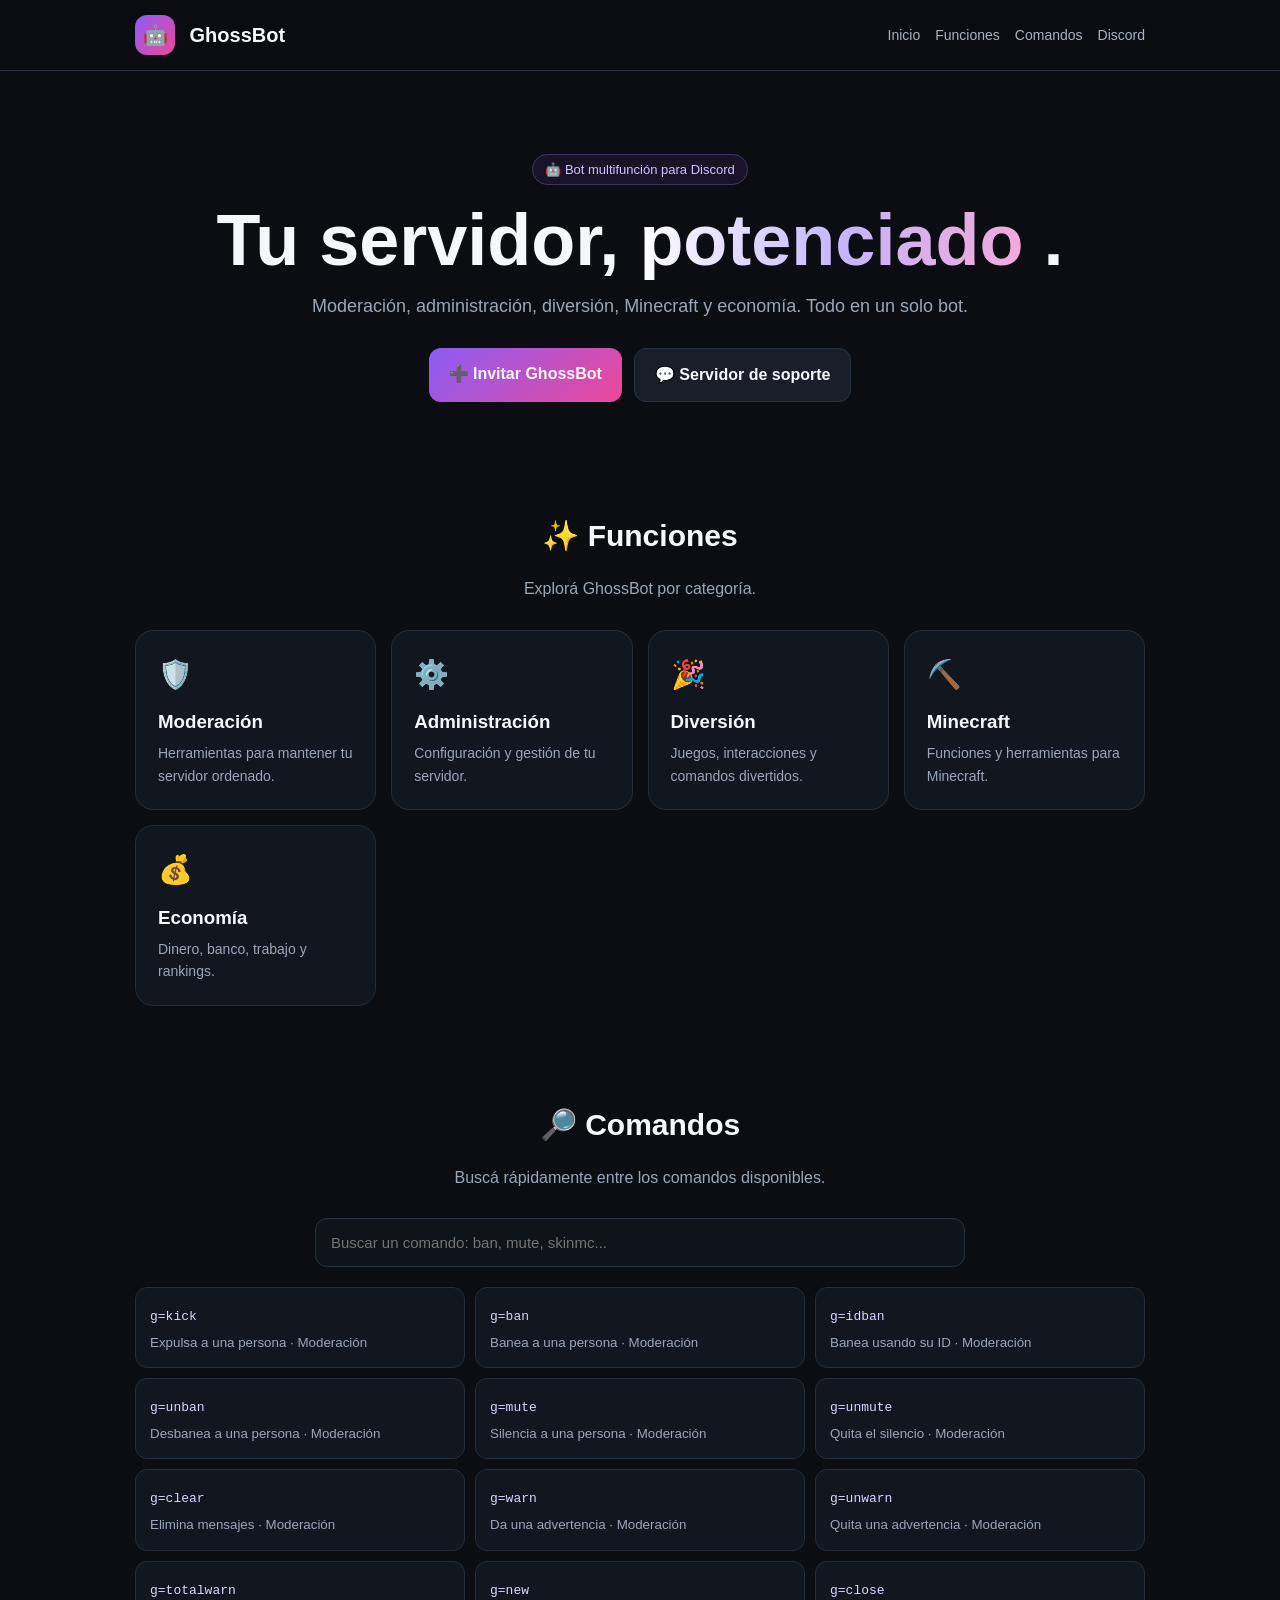
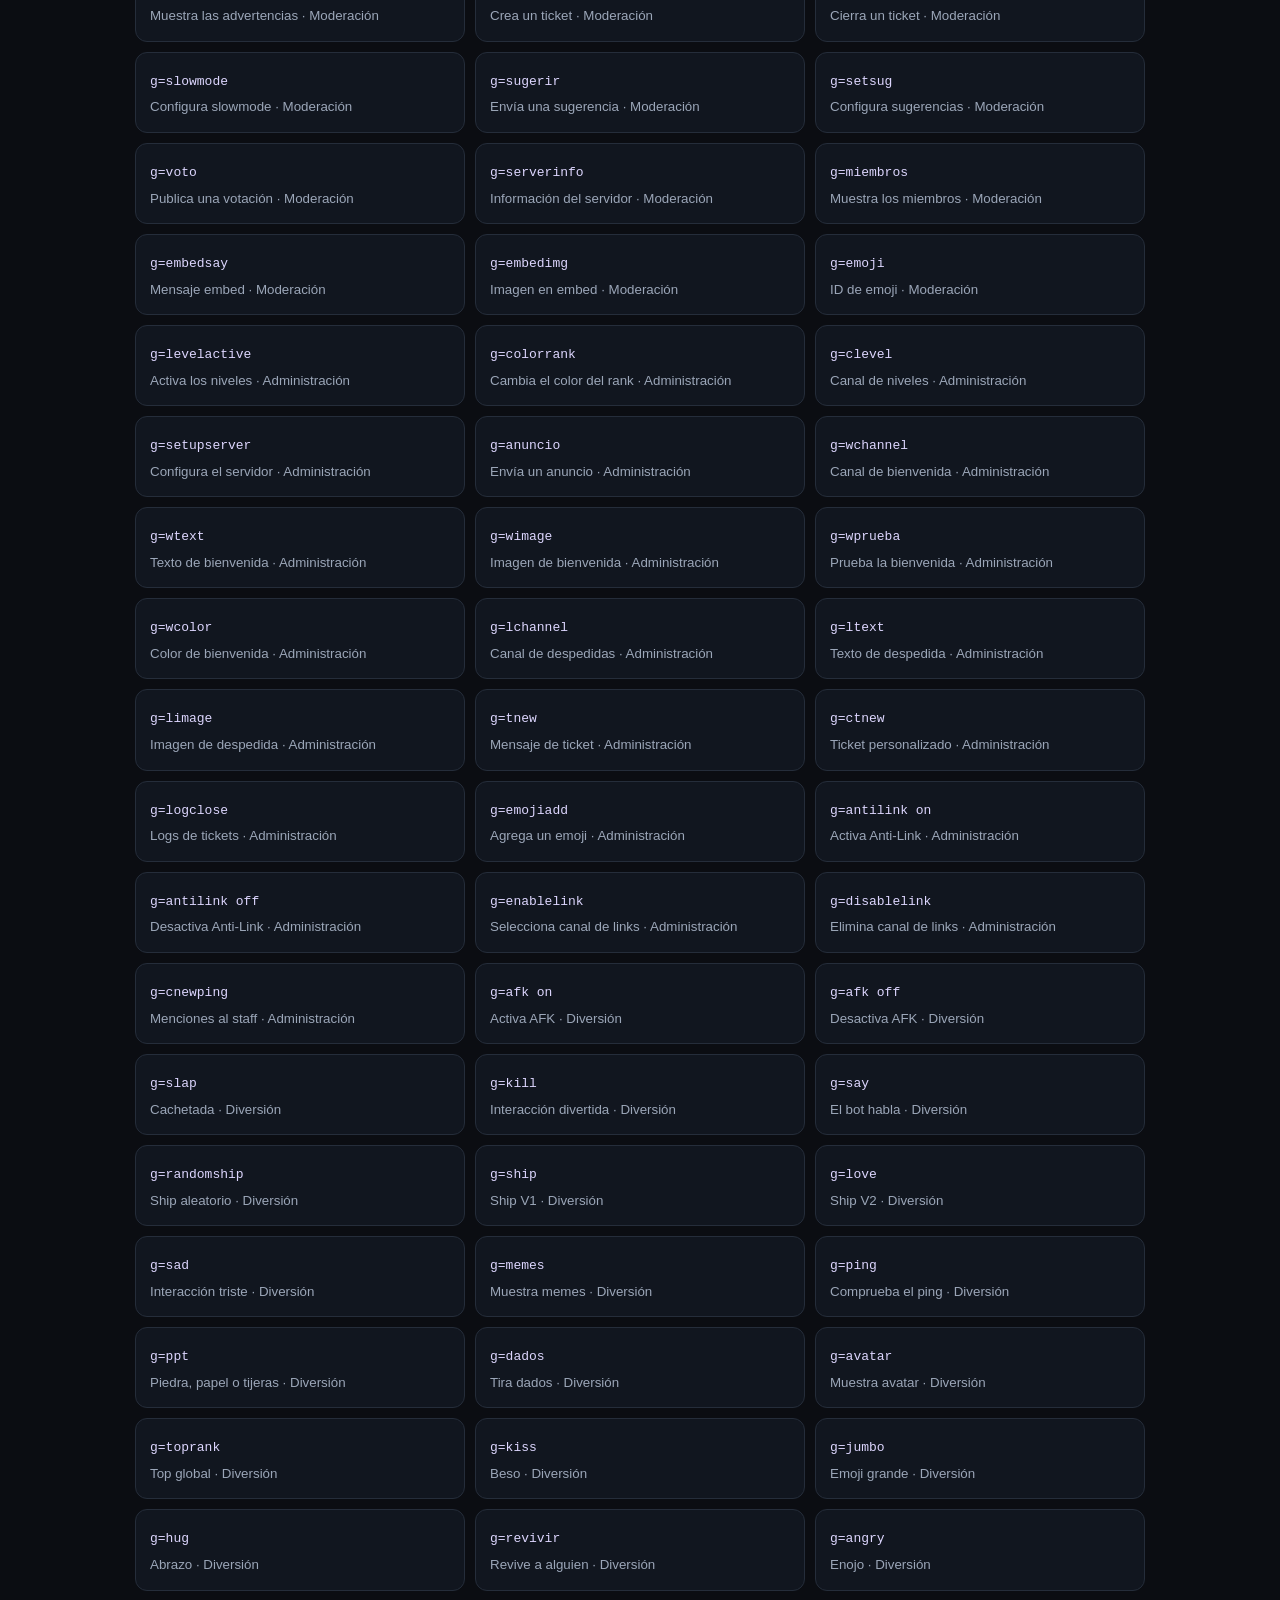
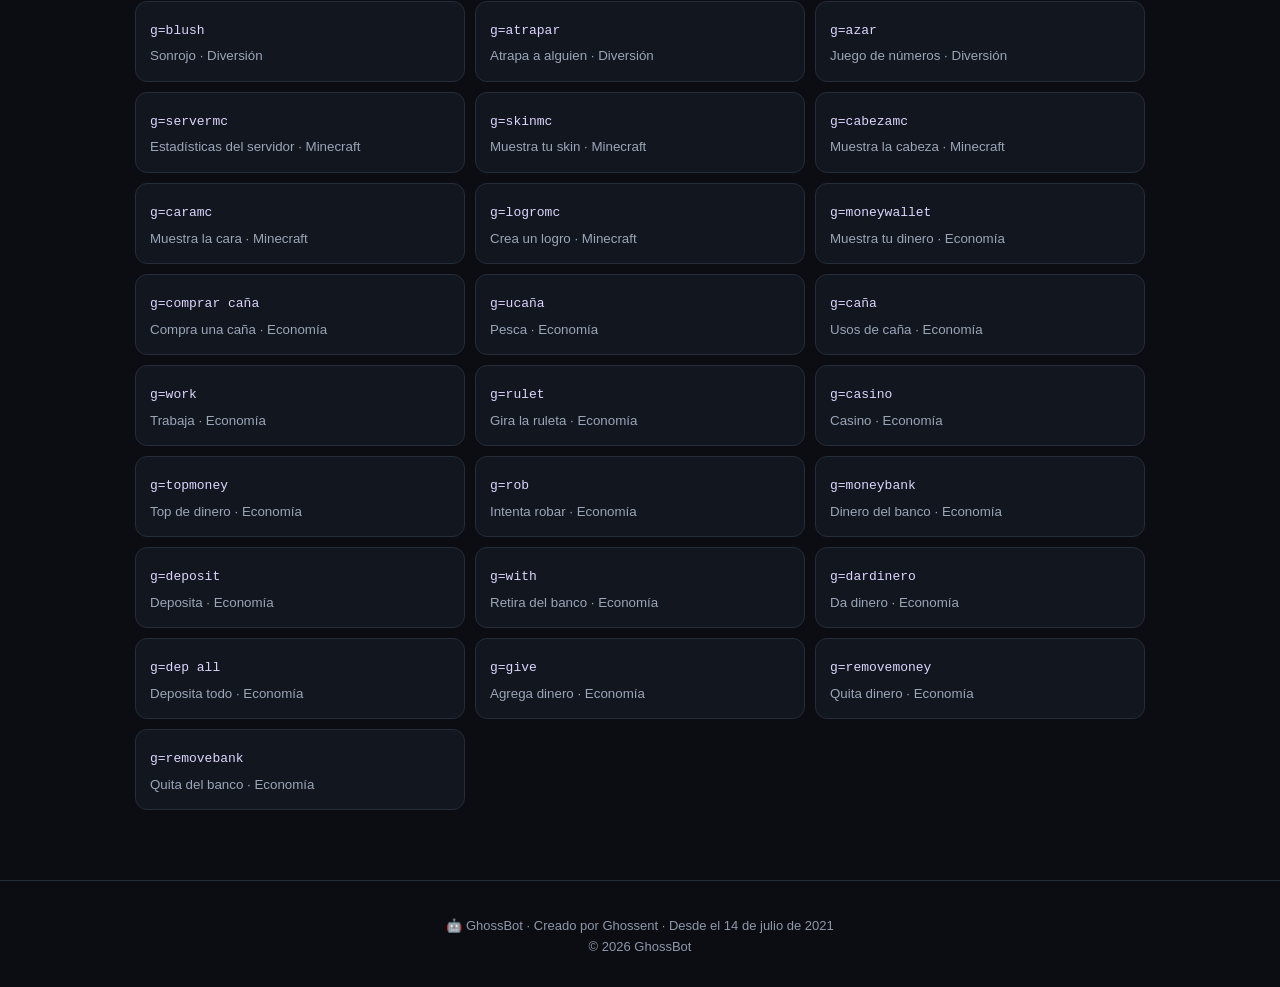
<file: index.html>
<!DOCTYPE html>
<html lang="es">
 <head>
  <meta charset="utf-8"/>
  <meta content="width=device-width,initial-scale=1" name="viewport"/>
  <title>
   GhossBot — GhossBot
  </title>
  <meta content="GhossBot, bot multifunción para Discord." name="description"/>
  <link href="style.css?v=3" rel="stylesheet"/>
 </head>
 <body>
  <header>
   <div class="wrap nav">
    <a class="brand" href="index.html">
     <span class="logo">
      🤖
     </span>
     GhossBot
    </a>
    <nav class="links">
     <a href="index.html">
      Inicio
     </a>
     <a href="#funciones">
      Funciones
     </a>
     <a href="Moderacion.html">
      Comandos
     </a>
     <a href="https://discord.com/invite/5Wsrddkaq7">
      Discord
     </a>
    </nav>
   </div>
  </header>
  <main>
   <div class="wrap hero">
    <span class="badge">
     🤖 Bot multifunción para Discord
    </span>
    <h1>
     Tu servidor,
     <span class="grad">
      potenciado
     </span>
     .
    </h1>
    <p>
     Moderación, administración, diversión, Minecraft y economía. Todo en un solo bot.
    </p>
    <div class="buttons">
     <a class="btn primary" href="https://discord.com/oauth2/authorize?client_id=864595576511660052&amp;permissions=2147483647&amp;scope=bot+applications.commands">
      ➕ Invitar GhossBot
     </a>
     <a class="btn" href="https://discord.com/invite/5Wsrddkaq7">
      💬 Servidor de soporte
     </a>
    </div>
   </div>
   <section id="funciones">
    <div class="wrap">
     <div class="title">
      <h2>
       ✨ Funciones
      </h2>
      <p>
       Explorá GhossBot por categoría.
      </p>
     </div>
     <div class="grid">
      <a class="card" href="Moderacion.html">
       <div class="icon">
        🛡️
       </div>
       <h3>
        Moderación
       </h3>
       <p>
        Herramientas para mantener tu servidor ordenado.
       </p>
      </a>
      <a class="card" href="Administracion.html">
       <div class="icon">
        ⚙️
       </div>
       <h3>
        Administración
       </h3>
       <p>
        Configuración y gestión de tu servidor.
       </p>
      </a>
      <a class="card" href="Diversion.html">
       <div class="icon">
        🎉
       </div>
       <h3>
        Diversión
       </h3>
       <p>
        Juegos, interacciones y comandos divertidos.
       </p>
      </a>
      <a class="card" href="Minecraft.html">
       <div class="icon">
        ⛏️
       </div>
       <h3>
        Minecraft
       </h3>
       <p>
        Funciones y herramientas para Minecraft.
       </p>
      </a>
      <a class="card" href="Economia.html">
       <div class="icon">
        💰
       </div>
       <h3>
        Economía
       </h3>
       <p>
        Dinero, banco, trabajo y rankings.
       </p>
      </a>
     </div>
    </div>
   </section>
   <section>
    <div class="wrap">
     <div class="title">
      <h2>
       🔎 Comandos
      </h2>
      <p>
       Buscá rápidamente entre los comandos disponibles.
      </p>
     </div>
     <div class="search">
      <input id="q" placeholder="Buscar un comando: ban, mute, skinmc..."/>
     </div>
     <div class="cmds" id="results">
     </div>
    </div>
   </section>
  </main>
  <footer>
   🤖 GhossBot · Creado por Ghossent · Desde el 14 de julio de 2021
   <br/>
   © 2026 GhossBot
  </footer>
  <script src="commands.js?v=3"></script>
  <script src="search.js?v=3">
  </script>
 </body>
</html>
</file>
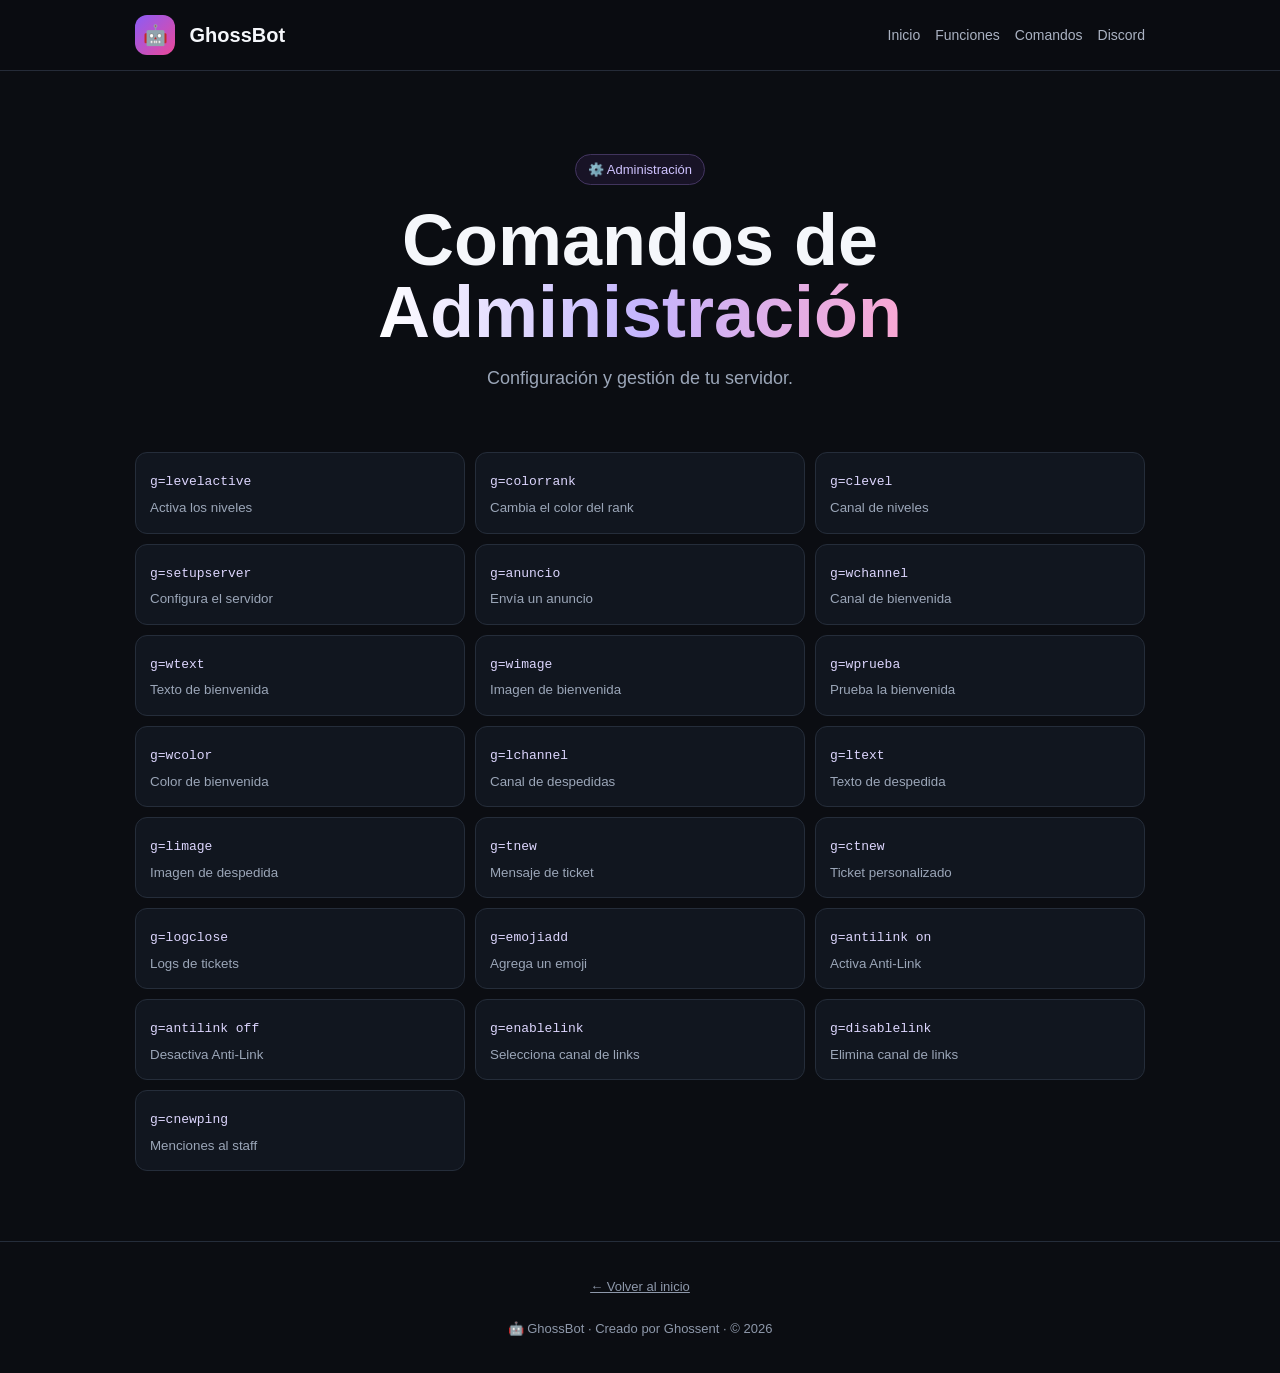
<file: Administracion.html>
<!DOCTYPE html>
<html lang="es">
 <head>
  <meta charset="utf-8"/>
  <meta content="width=device-width,initial-scale=1" name="viewport"/>
  <title>
   Administración — GhossBot
  </title>
  <meta content="GhossBot, bot multifunción para Discord." name="description"/>
  <link href="style.css?v=3" rel="stylesheet"/>
 </head>
 <body>
  <header>
   <div class="wrap nav">
    <a class="brand" href="index.html">
     <span class="logo">
      🤖
     </span>
     GhossBot
    </a>
    <nav class="links">
     <a href="index.html">
      Inicio
     </a>
     <a href="#funciones">
      Funciones
     </a>
     <a href="Moderacion.html">
      Comandos
     </a>
     <a href="https://discord.com/invite/5Wsrddkaq7">
      Discord
     </a>
    </nav>
   </div>
  </header>
  <main>
   <div class="wrap hero" style="padding-bottom:35px">
    <span class="badge">
     ⚙️ Administración
    </span>
    <h1>
     Comandos de
     <span class="grad">
      Administración
     </span>
    </h1>
    <p>
     Configuración y gestión de tu servidor.
    </p>
   </div>
   <section>
    <div class="wrap">
     <div class="cmds">
      <div class="cmd">
       <code>
        g=levelactive
       </code>
       <small>
        Activa los niveles
       </small>
      </div>
      <div class="cmd">
       <code>
        g=colorrank
       </code>
       <small>
        Cambia el color del rank
       </small>
      </div>
      <div class="cmd">
       <code>
        g=clevel
       </code>
       <small>
        Canal de niveles
       </small>
      </div>
      <div class="cmd">
       <code>
        g=setupserver
       </code>
       <small>
        Configura el servidor
       </small>
      </div>
      <div class="cmd">
       <code>
        g=anuncio
       </code>
       <small>
        Envía un anuncio
       </small>
      </div>
      <div class="cmd">
       <code>
        g=wchannel
       </code>
       <small>
        Canal de bienvenida
       </small>
      </div>
      <div class="cmd">
       <code>
        g=wtext
       </code>
       <small>
        Texto de bienvenida
       </small>
      </div>
      <div class="cmd">
       <code>
        g=wimage
       </code>
       <small>
        Imagen de bienvenida
       </small>
      </div>
      <div class="cmd">
       <code>
        g=wprueba
       </code>
       <small>
        Prueba la bienvenida
       </small>
      </div>
      <div class="cmd">
       <code>
        g=wcolor
       </code>
       <small>
        Color de bienvenida
       </small>
      </div>
      <div class="cmd">
       <code>
        g=lchannel
       </code>
       <small>
        Canal de despedidas
       </small>
      </div>
      <div class="cmd">
       <code>
        g=ltext
       </code>
       <small>
        Texto de despedida
       </small>
      </div>
      <div class="cmd">
       <code>
        g=limage
       </code>
       <small>
        Imagen de despedida
       </small>
      </div>
      <div class="cmd">
       <code>
        g=tnew
       </code>
       <small>
        Mensaje de ticket
       </small>
      </div>
      <div class="cmd">
       <code>
        g=ctnew
       </code>
       <small>
        Ticket personalizado
       </small>
      </div>
      <div class="cmd">
       <code>
        g=logclose
       </code>
       <small>
        Logs de tickets
       </small>
      </div>
      <div class="cmd">
       <code>
        g=emojiadd
       </code>
       <small>
        Agrega un emoji
       </small>
      </div>
      <div class="cmd">
       <code>
        g=antilink on
       </code>
       <small>
        Activa Anti-Link
       </small>
      </div>
      <div class="cmd">
       <code>
        g=antilink off
       </code>
       <small>
        Desactiva Anti-Link
       </small>
      </div>
      <div class="cmd">
       <code>
        g=enablelink
       </code>
       <small>
        Selecciona canal de links
       </small>
      </div>
      <div class="cmd">
       <code>
        g=disablelink
       </code>
       <small>
        Elimina canal de links
       </small>
      </div>
      <div class="cmd">
       <code>
        g=cnewping
       </code>
       <small>
        Menciones al staff
       </small>
      </div>
     </div>
    </div>
   </section>
  </main>
  <footer>
   <a href="index.html">
    ← Volver al inicio
   </a>
   <br/>
   <br/>
   🤖 GhossBot · Creado por Ghossent · © 2026
  </footer>
 </body>
</html>
</file>
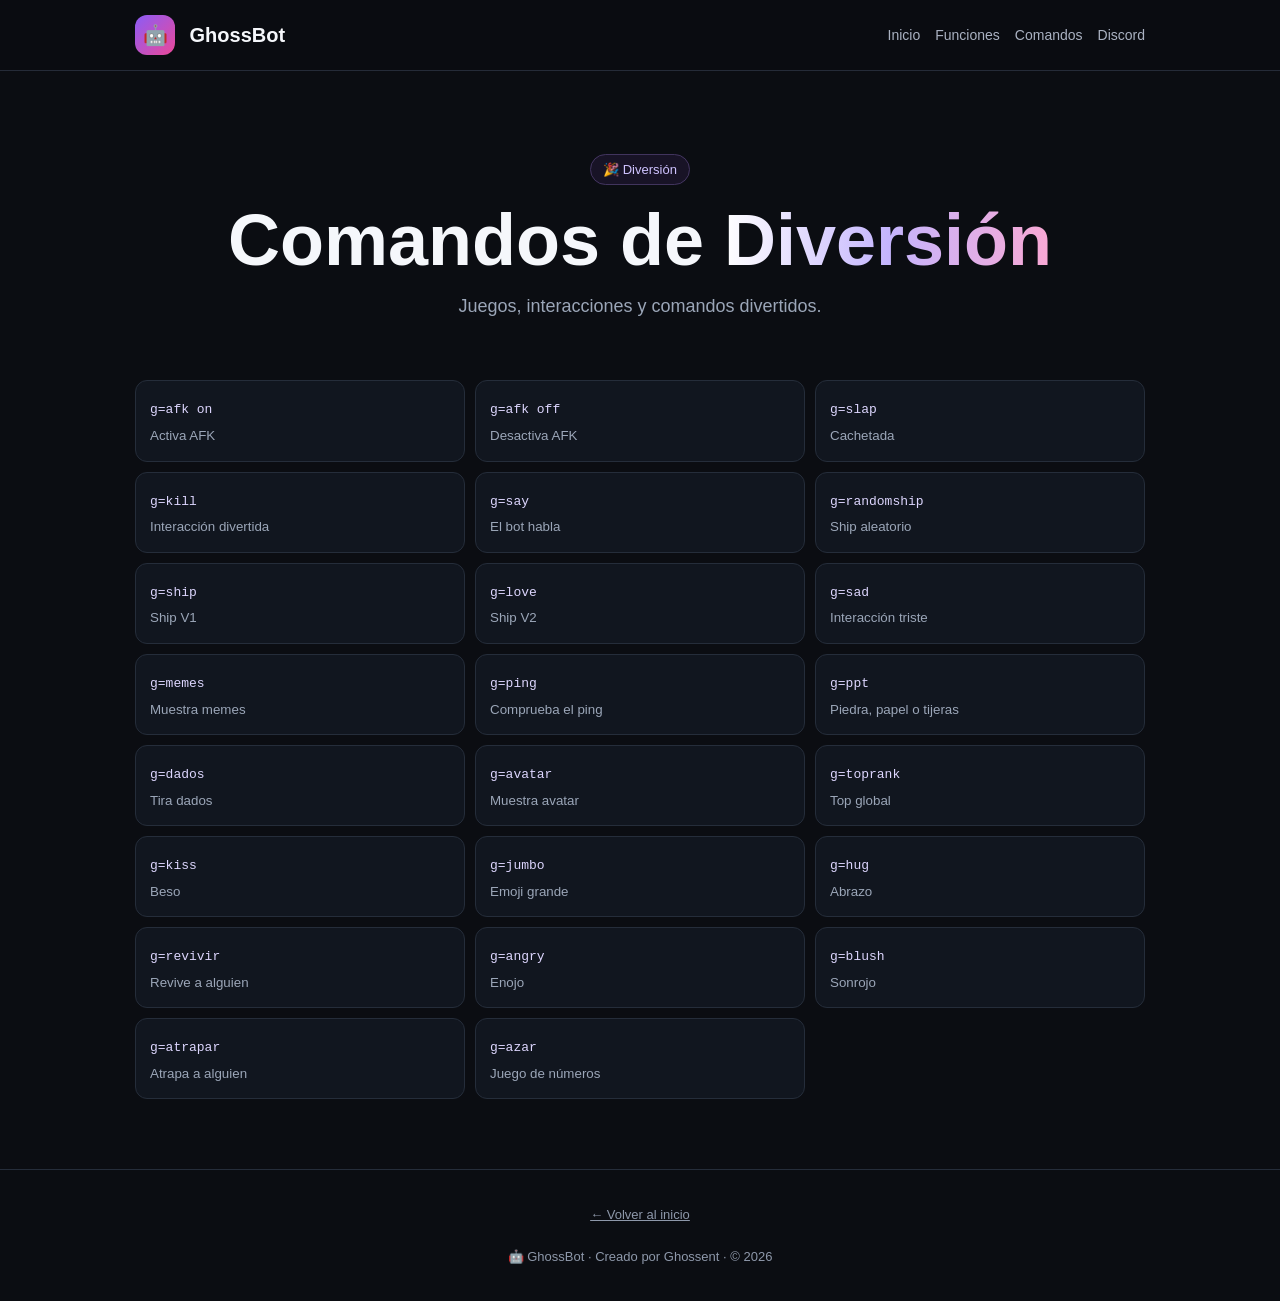
<file: Diversion.html>
<!DOCTYPE html>
<html lang="es">
 <head>
  <meta charset="utf-8"/>
  <meta content="width=device-width,initial-scale=1" name="viewport"/>
  <title>
   Diversión — GhossBot
  </title>
  <meta content="GhossBot, bot multifunción para Discord." name="description"/>
  <link href="style.css?v=3" rel="stylesheet"/>
 </head>
 <body>
  <header>
   <div class="wrap nav">
    <a class="brand" href="index.html">
     <span class="logo">
      🤖
     </span>
     GhossBot
    </a>
    <nav class="links">
     <a href="index.html">
      Inicio
     </a>
     <a href="#funciones">
      Funciones
     </a>
     <a href="Moderacion.html">
      Comandos
     </a>
     <a href="https://discord.com/invite/5Wsrddkaq7">
      Discord
     </a>
    </nav>
   </div>
  </header>
  <main>
   <div class="wrap hero" style="padding-bottom:35px">
    <span class="badge">
     🎉 Diversión
    </span>
    <h1>
     Comandos de
     <span class="grad">
      Diversión
     </span>
    </h1>
    <p>
     Juegos, interacciones y comandos divertidos.
    </p>
   </div>
   <section>
    <div class="wrap">
     <div class="cmds">
      <div class="cmd">
       <code>
        g=afk on
       </code>
       <small>
        Activa AFK
       </small>
      </div>
      <div class="cmd">
       <code>
        g=afk off
       </code>
       <small>
        Desactiva AFK
       </small>
      </div>
      <div class="cmd">
       <code>
        g=slap
       </code>
       <small>
        Cachetada
       </small>
      </div>
      <div class="cmd">
       <code>
        g=kill
       </code>
       <small>
        Interacción divertida
       </small>
      </div>
      <div class="cmd">
       <code>
        g=say
       </code>
       <small>
        El bot habla
       </small>
      </div>
      <div class="cmd">
       <code>
        g=randomship
       </code>
       <small>
        Ship aleatorio
       </small>
      </div>
      <div class="cmd">
       <code>
        g=ship
       </code>
       <small>
        Ship V1
       </small>
      </div>
      <div class="cmd">
       <code>
        g=love
       </code>
       <small>
        Ship V2
       </small>
      </div>
      <div class="cmd">
       <code>
        g=sad
       </code>
       <small>
        Interacción triste
       </small>
      </div>
      <div class="cmd">
       <code>
        g=memes
       </code>
       <small>
        Muestra memes
       </small>
      </div>
      <div class="cmd">
       <code>
        g=ping
       </code>
       <small>
        Comprueba el ping
       </small>
      </div>
      <div class="cmd">
       <code>
        g=ppt
       </code>
       <small>
        Piedra, papel o tijeras
       </small>
      </div>
      <div class="cmd">
       <code>
        g=dados
       </code>
       <small>
        Tira dados
       </small>
      </div>
      <div class="cmd">
       <code>
        g=avatar
       </code>
       <small>
        Muestra avatar
       </small>
      </div>
      <div class="cmd">
       <code>
        g=toprank
       </code>
       <small>
        Top global
       </small>
      </div>
      <div class="cmd">
       <code>
        g=kiss
       </code>
       <small>
        Beso
       </small>
      </div>
      <div class="cmd">
       <code>
        g=jumbo
       </code>
       <small>
        Emoji grande
       </small>
      </div>
      <div class="cmd">
       <code>
        g=hug
       </code>
       <small>
        Abrazo
       </small>
      </div>
      <div class="cmd">
       <code>
        g=revivir
       </code>
       <small>
        Revive a alguien
       </small>
      </div>
      <div class="cmd">
       <code>
        g=angry
       </code>
       <small>
        Enojo
       </small>
      </div>
      <div class="cmd">
       <code>
        g=blush
       </code>
       <small>
        Sonrojo
       </small>
      </div>
      <div class="cmd">
       <code>
        g=atrapar
       </code>
       <small>
        Atrapa a alguien
       </small>
      </div>
      <div class="cmd">
       <code>
        g=azar
       </code>
       <small>
        Juego de números
       </small>
      </div>
     </div>
    </div>
   </section>
  </main>
  <footer>
   <a href="index.html">
    ← Volver al inicio
   </a>
   <br/>
   <br/>
   🤖 GhossBot · Creado por Ghossent · © 2026
  </footer>
 </body>
</html>
</file>
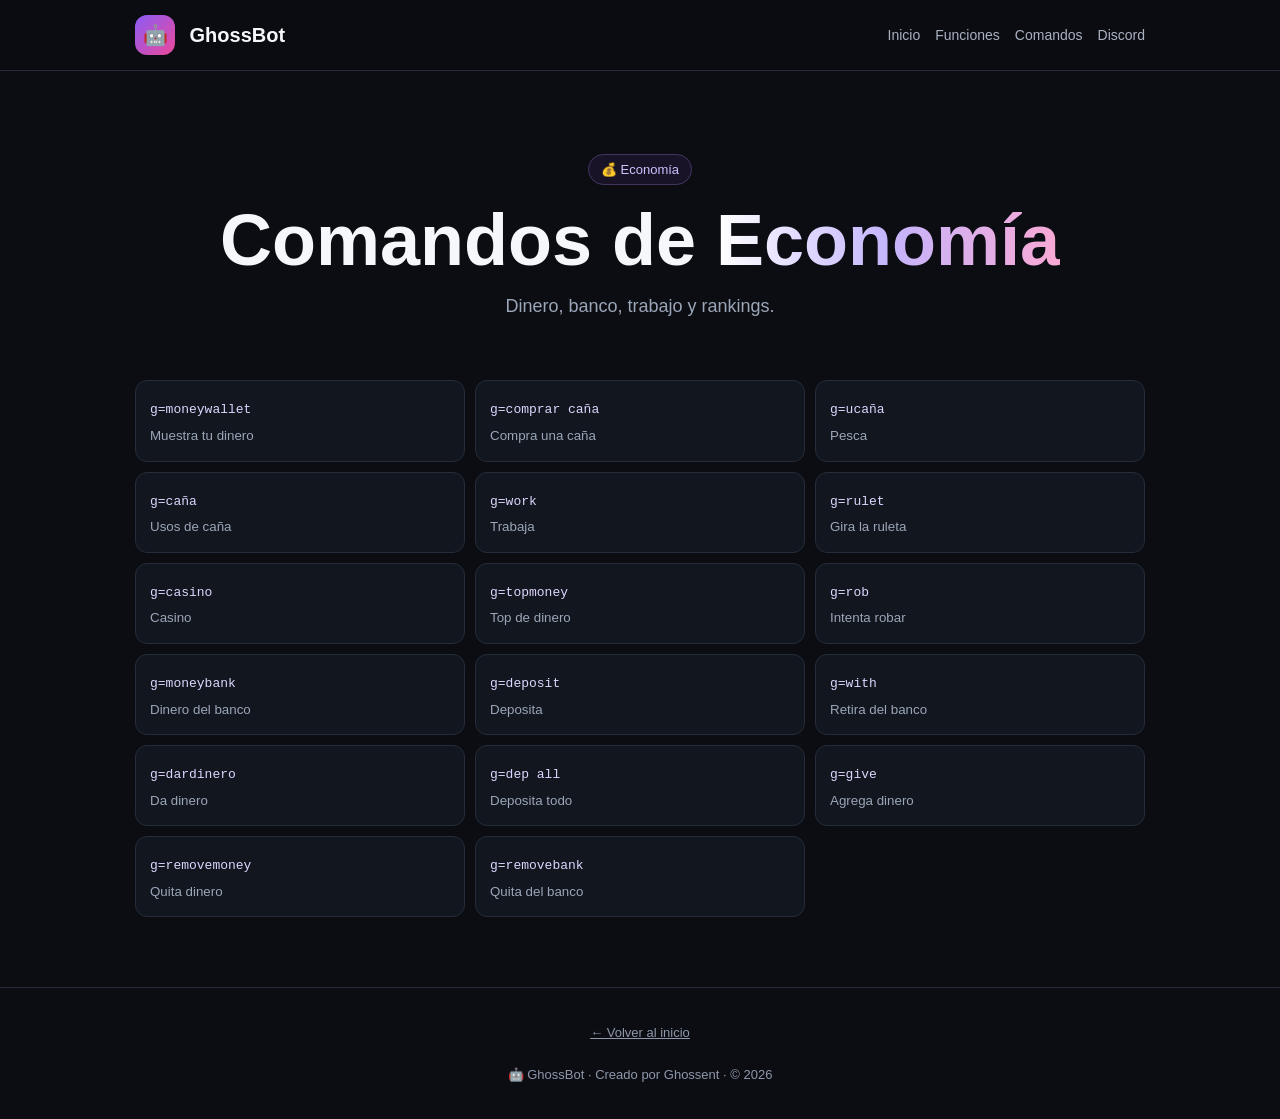
<file: Economia.html>
<!DOCTYPE html>
<html lang="es">
 <head>
  <meta charset="utf-8"/>
  <meta content="width=device-width,initial-scale=1" name="viewport"/>
  <title>
   Economía — GhossBot
  </title>
  <meta content="GhossBot, bot multifunción para Discord." name="description"/>
  <link href="style.css?v=3" rel="stylesheet"/>
 </head>
 <body>
  <header>
   <div class="wrap nav">
    <a class="brand" href="index.html">
     <span class="logo">
      🤖
     </span>
     GhossBot
    </a>
    <nav class="links">
     <a href="index.html">
      Inicio
     </a>
     <a href="#funciones">
      Funciones
     </a>
     <a href="Moderacion.html">
      Comandos
     </a>
     <a href="https://discord.com/invite/5Wsrddkaq7">
      Discord
     </a>
    </nav>
   </div>
  </header>
  <main>
   <div class="wrap hero" style="padding-bottom:35px">
    <span class="badge">
     💰 Economía
    </span>
    <h1>
     Comandos de
     <span class="grad">
      Economía
     </span>
    </h1>
    <p>
     Dinero, banco, trabajo y rankings.
    </p>
   </div>
   <section>
    <div class="wrap">
     <div class="cmds">
      <div class="cmd">
       <code>
        g=moneywallet
       </code>
       <small>
        Muestra tu dinero
       </small>
      </div>
      <div class="cmd">
       <code>
        g=comprar caña
       </code>
       <small>
        Compra una caña
       </small>
      </div>
      <div class="cmd">
       <code>
        g=ucaña
       </code>
       <small>
        Pesca
       </small>
      </div>
      <div class="cmd">
       <code>
        g=caña
       </code>
       <small>
        Usos de caña
       </small>
      </div>
      <div class="cmd">
       <code>
        g=work
       </code>
       <small>
        Trabaja
       </small>
      </div>
      <div class="cmd">
       <code>
        g=rulet
       </code>
       <small>
        Gira la ruleta
       </small>
      </div>
      <div class="cmd">
       <code>
        g=casino
       </code>
       <small>
        Casino
       </small>
      </div>
      <div class="cmd">
       <code>
        g=topmoney
       </code>
       <small>
        Top de dinero
       </small>
      </div>
      <div class="cmd">
       <code>
        g=rob
       </code>
       <small>
        Intenta robar
       </small>
      </div>
      <div class="cmd">
       <code>
        g=moneybank
       </code>
       <small>
        Dinero del banco
       </small>
      </div>
      <div class="cmd">
       <code>
        g=deposit
       </code>
       <small>
        Deposita
       </small>
      </div>
      <div class="cmd">
       <code>
        g=with
       </code>
       <small>
        Retira del banco
       </small>
      </div>
      <div class="cmd">
       <code>
        g=dardinero
       </code>
       <small>
        Da dinero
       </small>
      </div>
      <div class="cmd">
       <code>
        g=dep all
       </code>
       <small>
        Deposita todo
       </small>
      </div>
      <div class="cmd">
       <code>
        g=give
       </code>
       <small>
        Agrega dinero
       </small>
      </div>
      <div class="cmd">
       <code>
        g=removemoney
       </code>
       <small>
        Quita dinero
       </small>
      </div>
      <div class="cmd">
       <code>
        g=removebank
       </code>
       <small>
        Quita del banco
       </small>
      </div>
     </div>
    </div>
   </section>
  </main>
  <footer>
   <a href="index.html">
    ← Volver al inicio
   </a>
   <br/>
   <br/>
   🤖 GhossBot · Creado por Ghossent · © 2026
  </footer>
 </body>
</html>
</file>
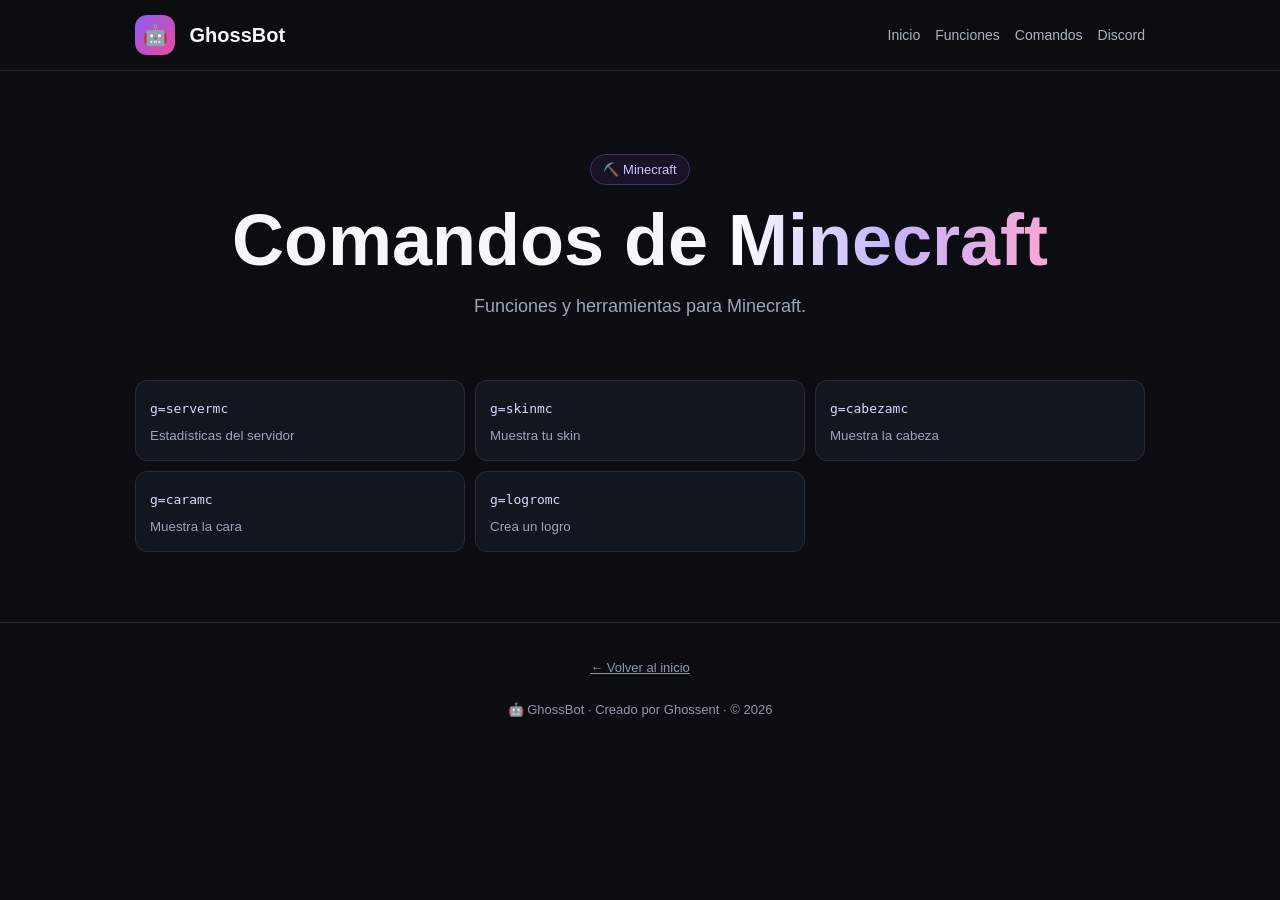
<file: Minecraft.html>
<!DOCTYPE html>
<html lang="es">
 <head>
  <meta charset="utf-8"/>
  <meta content="width=device-width,initial-scale=1" name="viewport"/>
  <title>
   Minecraft — GhossBot
  </title>
  <meta content="GhossBot, bot multifunción para Discord." name="description"/>
  <link href="style.css?v=3" rel="stylesheet"/>
 </head>
 <body>
  <header>
   <div class="wrap nav">
    <a class="brand" href="index.html">
     <span class="logo">
      🤖
     </span>
     GhossBot
    </a>
    <nav class="links">
     <a href="index.html">
      Inicio
     </a>
     <a href="#funciones">
      Funciones
     </a>
     <a href="Moderacion.html">
      Comandos
     </a>
     <a href="https://discord.com/invite/5Wsrddkaq7">
      Discord
     </a>
    </nav>
   </div>
  </header>
  <main>
   <div class="wrap hero" style="padding-bottom:35px">
    <span class="badge">
     ⛏️ Minecraft
    </span>
    <h1>
     Comandos de
     <span class="grad">
      Minecraft
     </span>
    </h1>
    <p>
     Funciones y herramientas para Minecraft.
    </p>
   </div>
   <section>
    <div class="wrap">
     <div class="cmds">
      <div class="cmd">
       <code>
        g=servermc
       </code>
       <small>
        Estadísticas del servidor
       </small>
      </div>
      <div class="cmd">
       <code>
        g=skinmc
       </code>
       <small>
        Muestra tu skin
       </small>
      </div>
      <div class="cmd">
       <code>
        g=cabezamc
       </code>
       <small>
        Muestra la cabeza
       </small>
      </div>
      <div class="cmd">
       <code>
        g=caramc
       </code>
       <small>
        Muestra la cara
       </small>
      </div>
      <div class="cmd">
       <code>
        g=logromc
       </code>
       <small>
        Crea un logro
       </small>
      </div>
     </div>
    </div>
   </section>
  </main>
  <footer>
   <a href="index.html">
    ← Volver al inicio
   </a>
   <br/>
   <br/>
   🤖 GhossBot · Creado por Ghossent · © 2026
  </footer>
 </body>
</html>
</file>
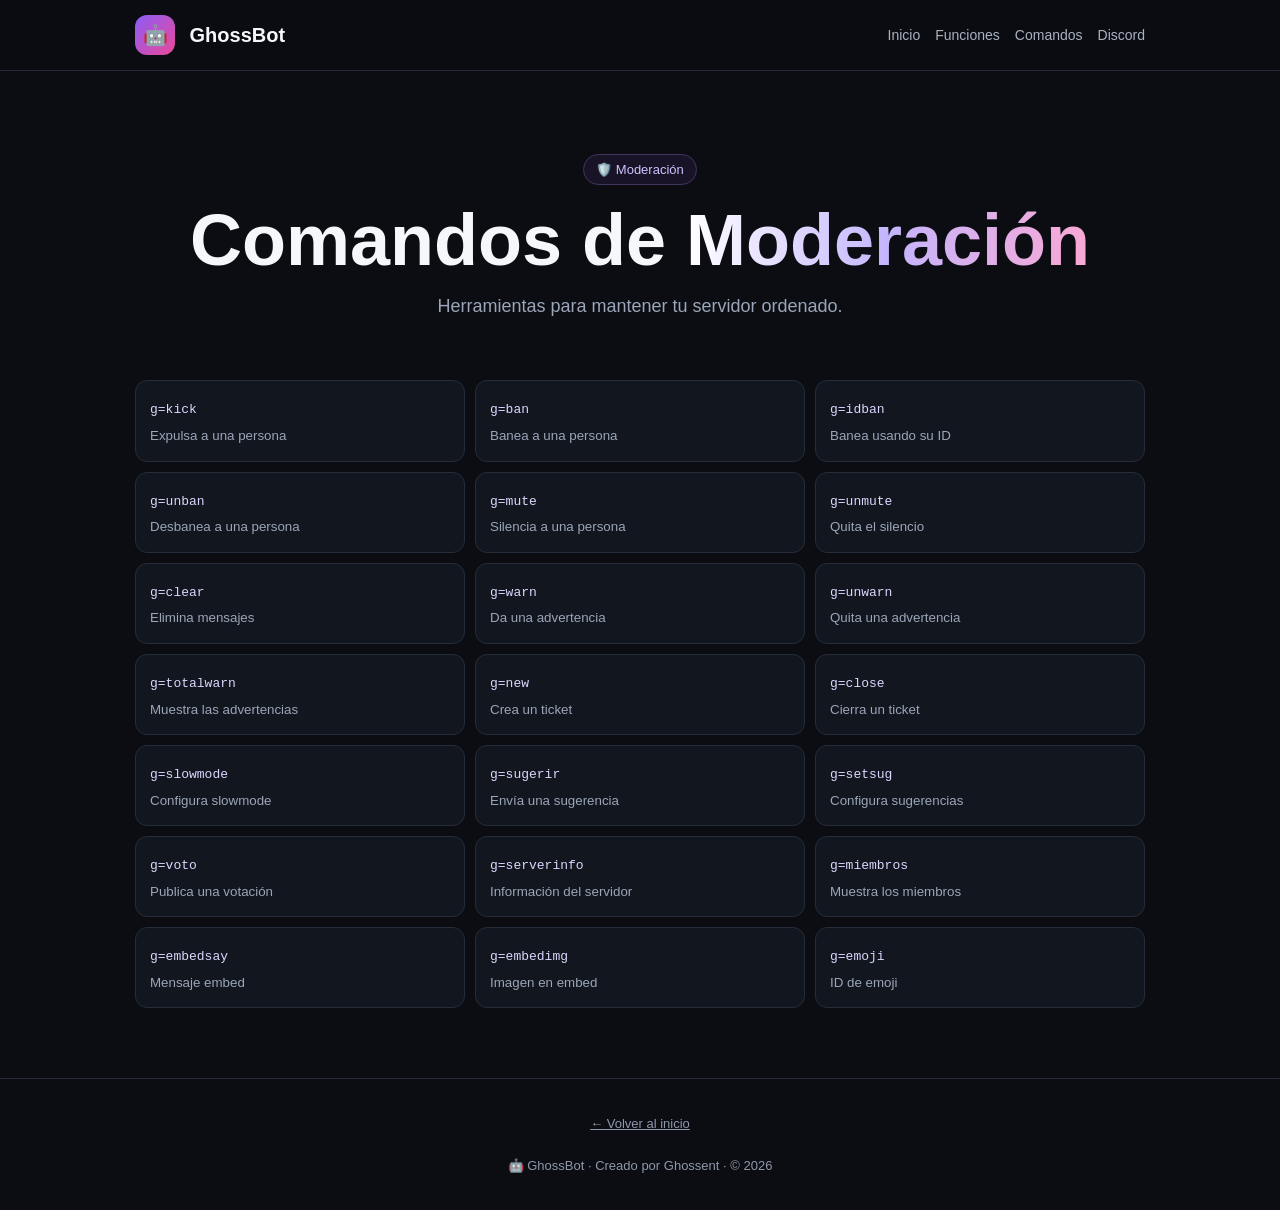
<file: Moderacion.html>
<!DOCTYPE html>
<html lang="es">
 <head>
  <meta charset="utf-8"/>
  <meta content="width=device-width,initial-scale=1" name="viewport"/>
  <title>
   Moderación — GhossBot
  </title>
  <meta content="GhossBot, bot multifunción para Discord." name="description"/>
  <link href="style.css?v=3" rel="stylesheet"/>
 </head>
 <body>
  <header>
   <div class="wrap nav">
    <a class="brand" href="index.html">
     <span class="logo">
      🤖
     </span>
     GhossBot
    </a>
    <nav class="links">
     <a href="index.html">
      Inicio
     </a>
     <a href="#funciones">
      Funciones
     </a>
     <a href="Moderacion.html">
      Comandos
     </a>
     <a href="https://discord.com/invite/5Wsrddkaq7">
      Discord
     </a>
    </nav>
   </div>
  </header>
  <main>
   <div class="wrap hero" style="padding-bottom:35px">
    <span class="badge">
     🛡️ Moderación
    </span>
    <h1>
     Comandos de
     <span class="grad">
      Moderación
     </span>
    </h1>
    <p>
     Herramientas para mantener tu servidor ordenado.
    </p>
   </div>
   <section>
    <div class="wrap">
     <div class="cmds">
      <div class="cmd">
       <code>
        g=kick
       </code>
       <small>
        Expulsa a una persona
       </small>
      </div>
      <div class="cmd">
       <code>
        g=ban
       </code>
       <small>
        Banea a una persona
       </small>
      </div>
      <div class="cmd">
       <code>
        g=idban
       </code>
       <small>
        Banea usando su ID
       </small>
      </div>
      <div class="cmd">
       <code>
        g=unban
       </code>
       <small>
        Desbanea a una persona
       </small>
      </div>
      <div class="cmd">
       <code>
        g=mute
       </code>
       <small>
        Silencia a una persona
       </small>
      </div>
      <div class="cmd">
       <code>
        g=unmute
       </code>
       <small>
        Quita el silencio
       </small>
      </div>
      <div class="cmd">
       <code>
        g=clear
       </code>
       <small>
        Elimina mensajes
       </small>
      </div>
      <div class="cmd">
       <code>
        g=warn
       </code>
       <small>
        Da una advertencia
       </small>
      </div>
      <div class="cmd">
       <code>
        g=unwarn
       </code>
       <small>
        Quita una advertencia
       </small>
      </div>
      <div class="cmd">
       <code>
        g=totalwarn
       </code>
       <small>
        Muestra las advertencias
       </small>
      </div>
      <div class="cmd">
       <code>
        g=new
       </code>
       <small>
        Crea un ticket
       </small>
      </div>
      <div class="cmd">
       <code>
        g=close
       </code>
       <small>
        Cierra un ticket
       </small>
      </div>
      <div class="cmd">
       <code>
        g=slowmode
       </code>
       <small>
        Configura slowmode
       </small>
      </div>
      <div class="cmd">
       <code>
        g=sugerir
       </code>
       <small>
        Envía una sugerencia
       </small>
      </div>
      <div class="cmd">
       <code>
        g=setsug
       </code>
       <small>
        Configura sugerencias
       </small>
      </div>
      <div class="cmd">
       <code>
        g=voto
       </code>
       <small>
        Publica una votación
       </small>
      </div>
      <div class="cmd">
       <code>
        g=serverinfo
       </code>
       <small>
        Información del servidor
       </small>
      </div>
      <div class="cmd">
       <code>
        g=miembros
       </code>
       <small>
        Muestra los miembros
       </small>
      </div>
      <div class="cmd">
       <code>
        g=embedsay
       </code>
       <small>
        Mensaje embed
       </small>
      </div>
      <div class="cmd">
       <code>
        g=embedimg
       </code>
       <small>
        Imagen en embed
       </small>
      </div>
      <div class="cmd">
       <code>
        g=emoji
       </code>
       <small>
        ID de emoji
       </small>
      </div>
     </div>
    </div>
   </section>
  </main>
  <footer>
   <a href="index.html">
    ← Volver al inicio
   </a>
   <br/>
   <br/>
   🤖 GhossBot · Creado por Ghossent · © 2026
  </footer>
 </body>
</html>
</file>
<file: style.css>
*{box-sizing:border-box}body{margin:0;background:#0b0d12;color:#f5f7fb;font-family:Arial,sans-serif;line-height:1.6}a{color:inherit}.wrap{max-width:1050px;margin:auto;padding:0 20px}header{position:sticky;top:0;background:#0b0d12eF;border-bottom:1px solid #252b38;padding:15px 0;z-index:5}.nav{display:flex;justify-content:space-between;align-items:center}.brand{font-weight:800;text-decoration:none;font-size:20px}.logo{display:inline-grid;place-items:center;width:40px;height:40px;border-radius:12px;background:linear-gradient(135deg,#8b5cf6,#ec4899);margin-right:9px}.links{display:flex;gap:15px}.links a{text-decoration:none;color:#aab2c2;font-size:14px}.links a:hover{color:white}.hero{text-align:center;padding:85px 20px}.badge{border:1px solid #41345d;background:#181326;padding:7px 12px;border-radius:99px;color:#cfc3ff;font-size:13px}.hero h1{font-size:clamp(42px,8vw,72px);line-height:1;margin:22px 0 16px}.grad{background:linear-gradient(90deg,#fff,#c4b5fd,#f9a8d4);color:transparent;background-clip:text}.hero p{max-width:700px;margin:auto;color:#9ba6b8;font-size:18px}.buttons{display:flex;justify-content:center;gap:12px;flex-wrap:wrap;margin-top:28px}.btn{padding:13px 20px;border-radius:12px;text-decoration:none;font-weight:bold;background:#191e28;border:1px solid #293140}.primary{border:0;background:linear-gradient(135deg,#8b5cf6,#ec4899)}section{padding:25px 0 70px}.title{text-align:center;margin-bottom:28px}.title h2{font-size:30px;margin:0}.title p{color:#9ba6b8}.grid{display:grid;grid-template-columns:repeat(auto-fit,minmax(210px,1fr));gap:15px}.card{background:#11161f;border:1px solid #252d3a;border-radius:18px;padding:22px;text-decoration:none;transition:.2s}.card:hover{transform:translateY(-4px);border-color:#5a477d}.card .icon{font-size:28px}.card h3{margin:10px 0 5px}.card p{color:#9ba6b8;margin:0;font-size:14px}.cmds{display:grid;grid-template-columns:repeat(auto-fit,minmax(260px,1fr));gap:10px}.cmd{background:#11161f;border:1px solid #252d3a;border-radius:12px;padding:14px}.cmd code{color:#ddd6fe;font-family:monospace}.cmd small{display:block;color:#9ba6b8;margin-top:4px}.search{max-width:650px;margin:0 auto 20px}.search input{width:100%;padding:15px;border-radius:12px;border:1px solid #293140;background:#0f131a;color:white;font-size:15px}footer{border-top:1px solid #252d3a;text-align:center;padding:35px;color:#8e98aa;font-size:13px}@media(max-width:650px){.links a:nth-child(n+3){display:none}.hero{padding:65px 20px}.nav{height:40px}}


/* Ajustes móviles y búsqueda */
.cmds { width: 100%; }
.cmd { min-width: 0; overflow-wrap: anywhere; }
.search input { outline: none; }
.search input:focus { border-color: #8b5cf6; box-shadow: 0 0 0 3px rgba(139,92,246,.12); }
@media (max-width: 700px) {
  .wrap { width: 100%; padding-left: 16px; padding-right: 16px; }
  .cmds { grid-template-columns: 1fr; }
  .grid { grid-template-columns: 1fr; }
  .hero h1 { font-size: clamp(38px, 12vw, 58px); }
  .links { gap: 10px; }
}
</file>
